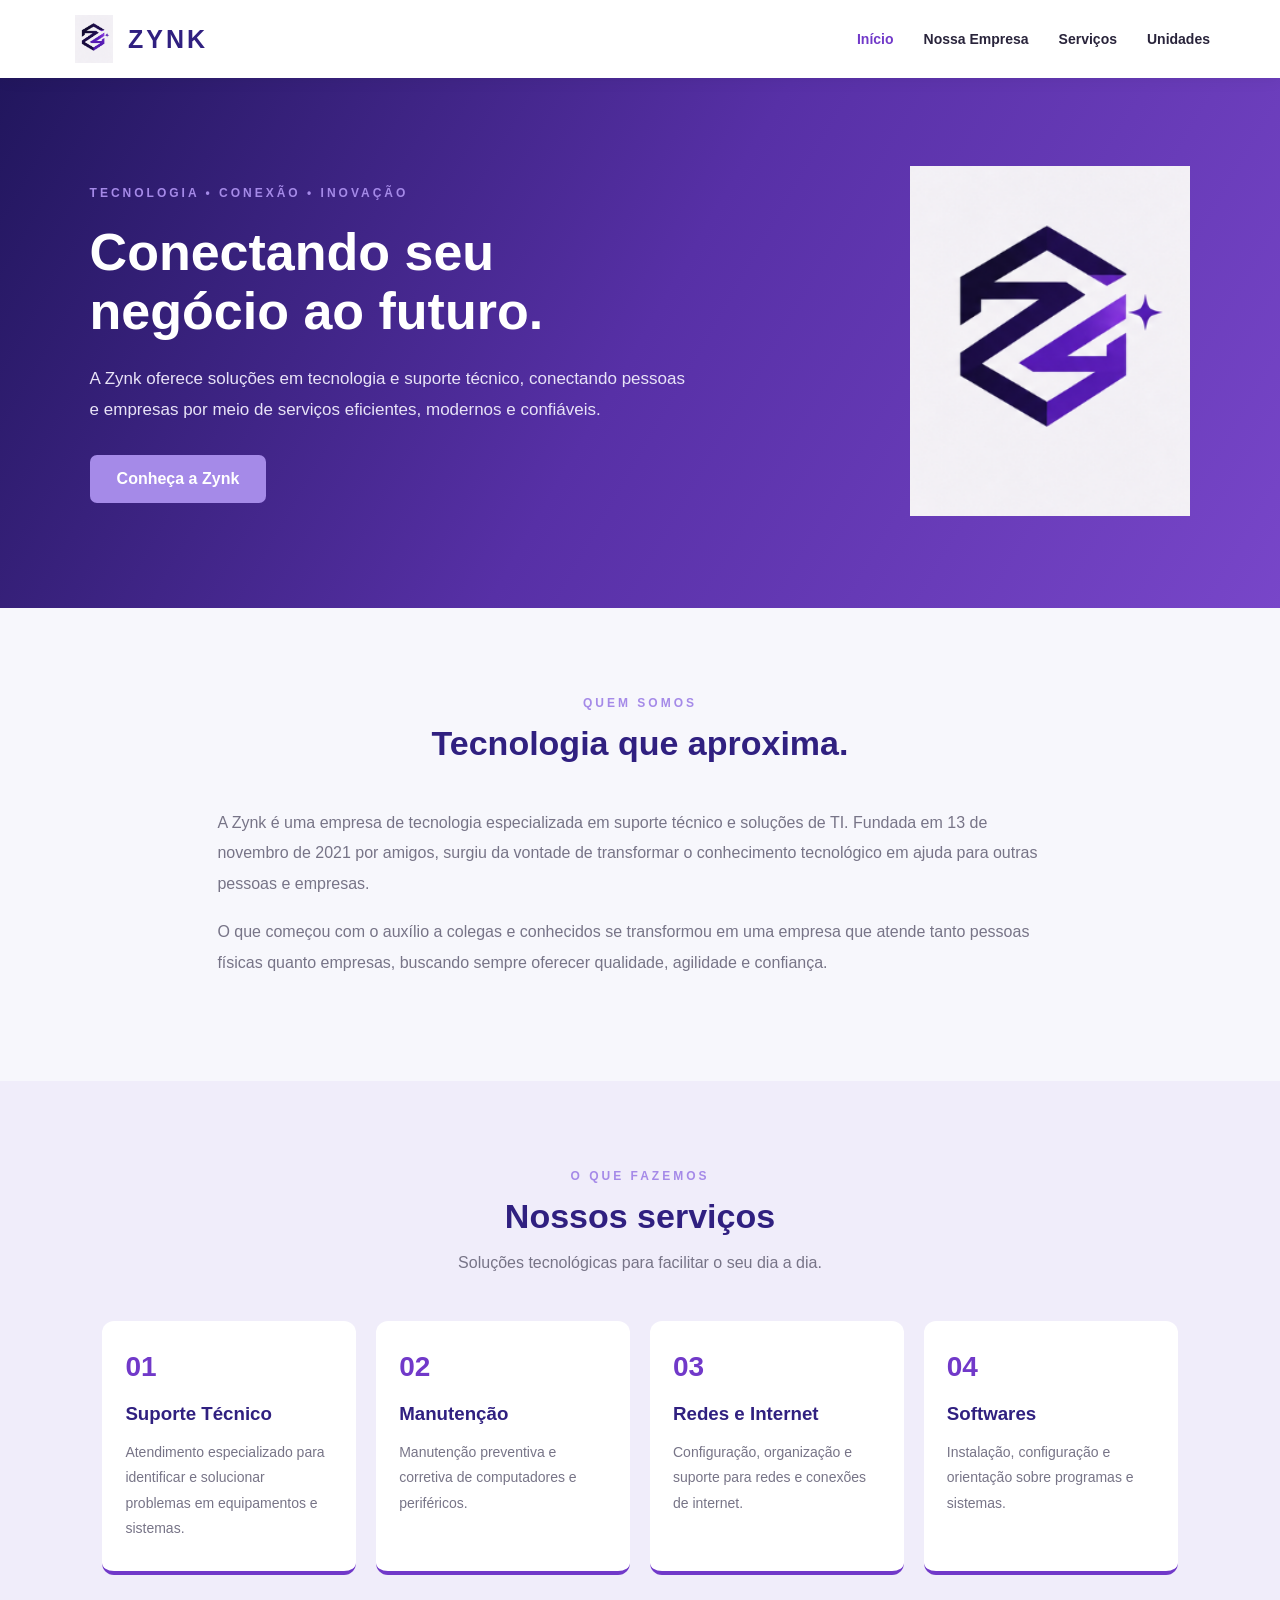
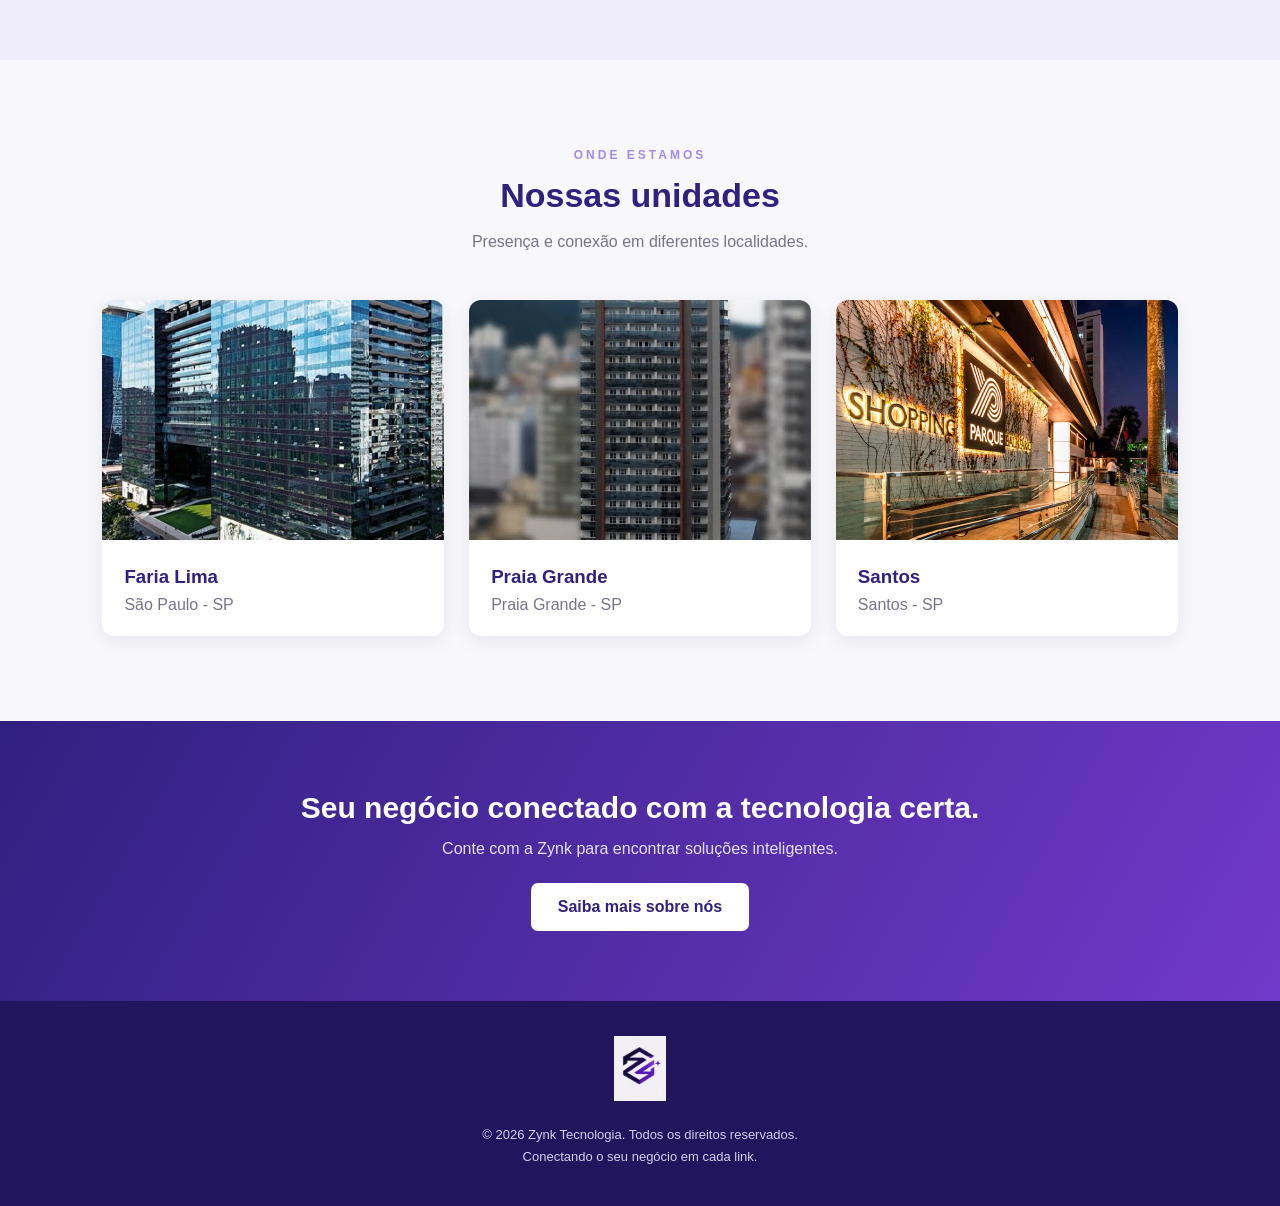
<file: index.html>
<!DOCTYPE html>
<html lang="pt-BR">
<head>
    <meta charset="UTF-8">
    <meta name="viewport" content="width=device-width, initial-scale=1.0">

    <title>Zynk | Soluções em Tecnologia</title>

    <link rel="icon" type="image/png" href="imagens/favicon-zynk.png">
    <link rel="stylesheet" href="style.css">
</head>

<body>

<header>
    <nav class="navbar">
        <a href="index.html" class="marca">
            <img src="logo.png" alt="Logo Zynk">
            <span>ZYNK</span>
        </a>

        <div class="menu">
            <a href="index.html" class="ativo">Início</a>
            <a href="empresa.html">Nossa Empresa</a>
            <a href="#servicos">Serviços</a>
            <a href="#unidades">Unidades</a>
        </div>
    </nav>
</header>

<section class="hero">
    <div class="hero-conteudo">
        <span class="destaque">TECNOLOGIA • CONEXÃO • INOVAÇÃO</span>

        <h1>Conectando seu negócio ao futuro.</h1>

        <p>
            A Zynk oferece soluções em tecnologia e suporte técnico,
            conectando pessoas e empresas por meio de serviços
            eficientes, modernos e confiáveis.
        </p>

        <a href="empresa.html" class="botao">
            Conheça a Zynk
        </a>
    </div>

    <div class="hero-logo">
        <img src="logo.png" alt="Identidade visual Zynk">
    </div>
</section>

<section class="sobre">
    <div class="titulo">
        <span>QUEM SOMOS</span>
        <h2>Tecnologia que aproxima.</h2>
    </div>

    <p>
        A Zynk é uma empresa de tecnologia especializada em suporte
        técnico e soluções de TI. Fundada em 13 de novembro de 2021
        por amigos, surgiu da vontade de
        transformar o conhecimento tecnológico em ajuda para outras
        pessoas e empresas.
    </p>

    <p>
        O que começou com o auxílio a colegas e conhecidos se
        transformou em uma empresa que atende tanto pessoas físicas
        quanto empresas, buscando sempre oferecer qualidade,
        agilidade e confiança.
    </p>
</section>

<section class="servicos" id="servicos">
    <div class="titulo">
        <span>O QUE FAZEMOS</span>
        <h2>Nossos serviços</h2>
        <p>Soluções tecnológicas para facilitar o seu dia a dia.</p>
    </div>

    <div class="cards">

        <div class="card">
            <div class="icone">01</div>
            <h3>Suporte Técnico</h3>
            <p>
                Atendimento especializado para identificar e
                solucionar problemas em equipamentos e sistemas.
            </p>
        </div>

        <div class="card">
            <div class="icone">02</div>
            <h3>Manutenção</h3>
            <p>
                Manutenção preventiva e corretiva de computadores
                e periféricos.
            </p>
        </div>

        <div class="card">
            <div class="icone">03</div>
            <h3>Redes e Internet</h3>
            <p>
                Configuração, organização e suporte para redes
                e conexões de internet.
            </p>
        </div>

        <div class="card">
            <div class="icone">04</div>
            <h3>Softwares</h3>
            <p>
                Instalação, configuração e orientação sobre
                programas e sistemas.
            </p>
        </div>

    </div>
</section>

<section class="unidades" id="unidades">
    <div class="titulo">
        <span>ONDE ESTAMOS</span>
        <h2>Nossas unidades</h2>
        <p>Presença e conexão em diferentes localidades.</p>
    </div>

    <div class="unidades-grid">

        <div class="unidade">
            <img src="imagessp.png"
                 alt="Unidade da Zynk na região da Avenida Faria Lima">
            <div class="unidade-info">
                <h3>Faria Lima</h3>
                <p>São Paulo - SP</p>
            </div>
        </div>

        <div class="unidade">
            <img src="imagespg.png"
                 alt="Unidade da Zynk em Praia Grande">
            <div class="unidade-info">
                <h3>Praia Grande</h3>
                <p>Praia Grande - SP</p>
            </div>
        </div>

        <div class="unidade">
            <img src="imagesst.png"
                 alt="Unidade da Zynk em Santos">
            <div class="unidade-info">
                <h3>Santos</h3>
                <p>Santos - SP</p>
            </div>
        </div>

    </div>
</section>

<section class="chamada">
    <h2>Seu negócio conectado com a tecnologia certa.</h2>
    <p>Conte com a Zynk para encontrar soluções inteligentes.</p>
    <a href="empresa.html" class="botao botao-claro">
        Saiba mais sobre nós
    </a>
</section>

<footer>
    <img src="logo.png" alt="Logo Zynk">
    <p>© 2026 Zynk Tecnologia. Todos os direitos reservados.</p>
    <p>Conectando o seu negócio em cada link.</p>
</footer>

<script src="script.js"></script>

</body>
</html>
</file>
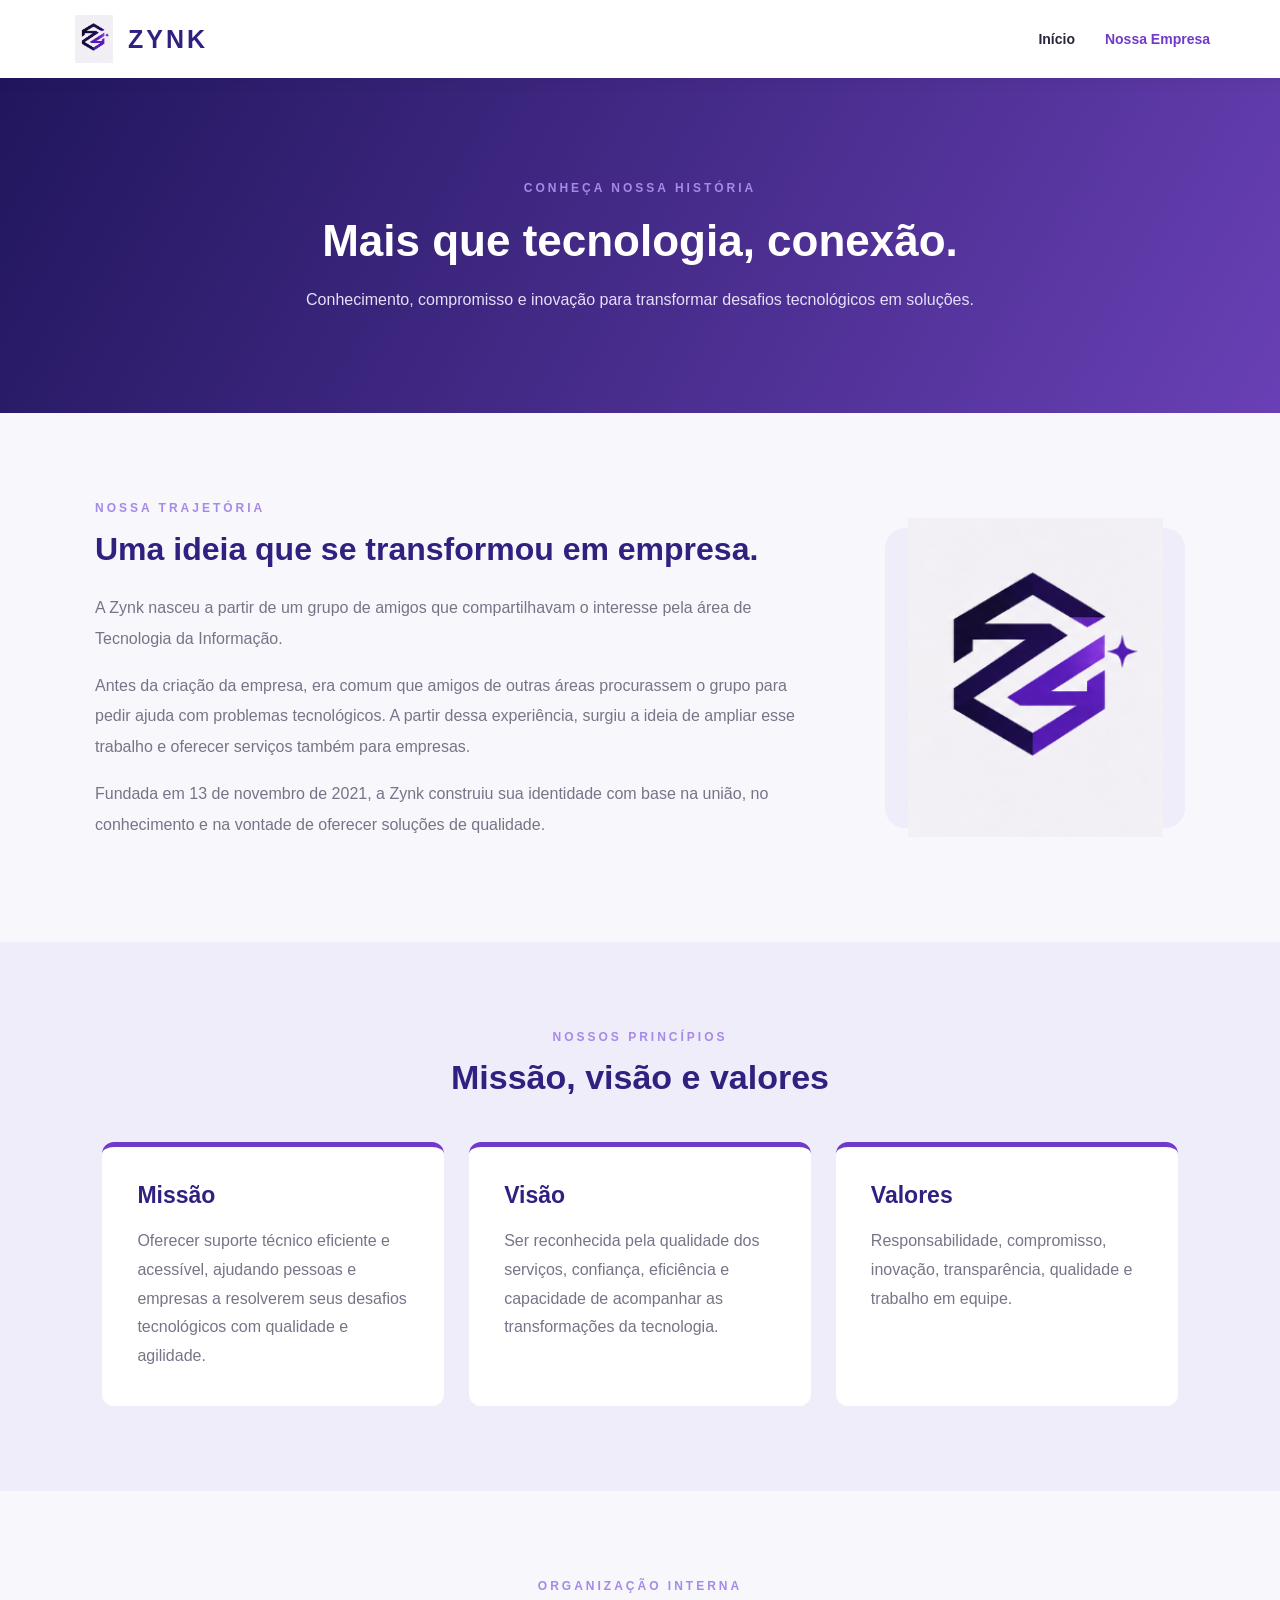
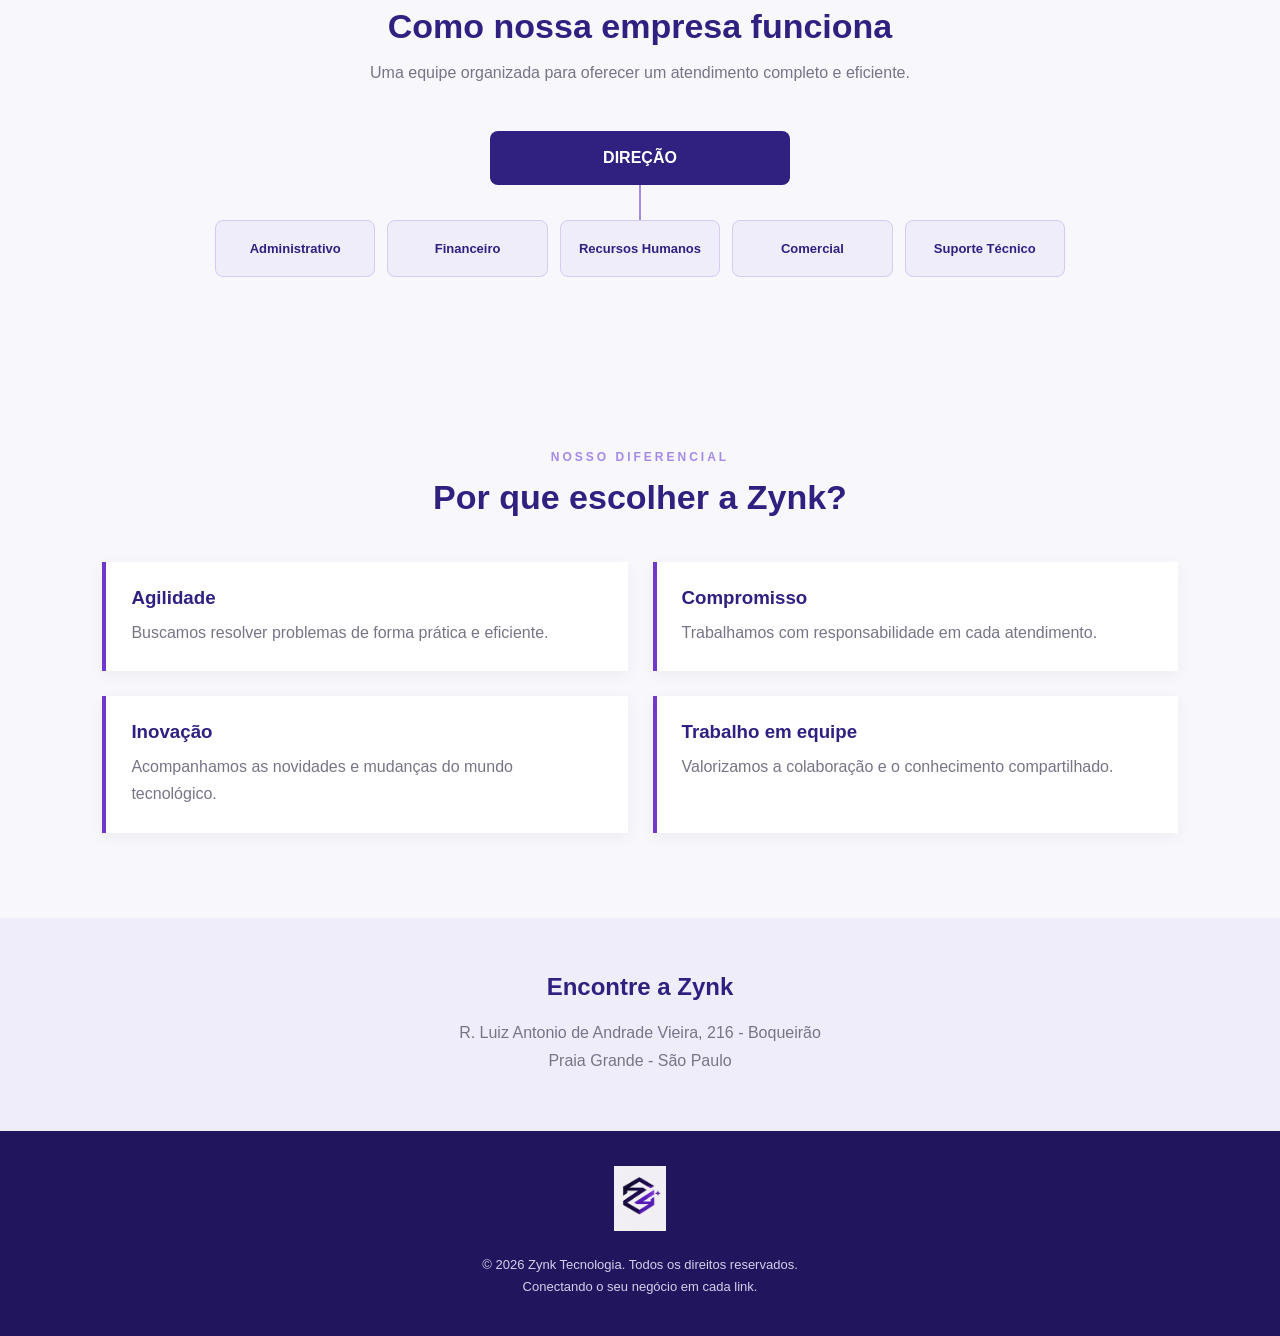
<file: empresa.html>
<!DOCTYPE html>
<html lang="pt-BR">
<head>
    <meta charset="UTF-8">
    <meta name="viewport" content="width=device-width, initial-scale=1.0">

    <title>Nossa Empresa | Zynk</title>

    <link rel="icon" type="image/png" href="logotipo.png">
    <link rel="stylesheet" href="style.css">
</head>

<body>

<header>
    <nav class="navbar">
        <a href="index.html" class="marca">
            <img src="logo.png" alt="Logo Zynk">
            <span>ZYNK</span>
        </a>

        <div class="menu">
            <a href="index.html">Início</a>
            <a href="empresa.html" class="ativo">Nossa Empresa</a>
        </div>
    </nav>
</header>

<section class="pagina-topo">
    <span>CONHEÇA NOSSA HISTÓRIA</span>
    <h1>Mais que tecnologia, conexão.</h1>
    <p>
        Conhecimento, compromisso e inovação para transformar
        desafios tecnológicos em soluções.
    </p>
</section>

<section class="historia">
    <div class="historia-texto">
        <span class="subtitulo">NOSSA TRAJETÓRIA</span>
        <h2>Uma ideia que se transformou em empresa.</h2>

        <p>
            A Zynk nasceu a partir de um grupo de amigos que
            compartilhavam o interesse pela área de Tecnologia
            da Informação.
        </p>

        <p>
            Antes da criação da empresa, era comum que amigos
            de outras áreas procurassem o grupo para pedir ajuda
            com problemas tecnológicos. A partir dessa experiência,
            surgiu a ideia de ampliar esse trabalho e oferecer
            serviços também para empresas.
        </p>

        <p>
            Fundada em 13 de novembro de 2021, a Zynk construiu
            sua identidade com base na união, no conhecimento
            e na vontade de oferecer soluções de qualidade.
        </p>
    </div>

    <div class="historia-logo">
        <img src="logo.png" alt="Identidade Zynk">
    </div>
</section>

<section class="objetivos">
    <div class="titulo">
        <span>NOSSOS PRINCÍPIOS</span>
        <h2>Missão, visão e valores</h2>
    </div>

    <div class="objetivos-grid">

        <div class="objetivo-card">
            <h3>Missão</h3>
            <p>
                Oferecer suporte técnico eficiente e acessível,
                ajudando pessoas e empresas a resolverem seus
                desafios tecnológicos com qualidade e agilidade.
            </p>
        </div>

        <div class="objetivo-card">
            <h3>Visão</h3>
            <p>
                Ser reconhecida pela qualidade dos serviços,
                confiança, eficiência e capacidade de acompanhar
                as transformações da tecnologia.
            </p>
        </div>

        <div class="objetivo-card">
            <h3>Valores</h3>
            <p>
                Responsabilidade, compromisso, inovação,
                transparência, qualidade e trabalho em equipe.
            </p>
        </div>

    </div>
</section>

<section class="organograma">
    <div class="titulo">
        <span>ORGANIZAÇÃO INTERNA</span>
        <h2>Como nossa empresa funciona</h2>
        <p>
            Uma equipe organizada para oferecer um atendimento
            completo e eficiente.
        </p>
    </div>

    <div class="organograma-conteudo">

        <div class="org-nivel principal">
            DIREÇÃO
        </div>

        <div class="org-linha"></div>

        <div class="org-grid">
            <div class="org-item">Administrativo</div>
            <div class="org-item">Financeiro</div>
            <div class="org-item">Recursos Humanos</div>
            <div class="org-item">Comercial</div>
            <div class="org-item">Suporte Técnico</div>
        </div>

    </div>
</section>

<section class="diferenciais">
    <div class="titulo">
        <span>NOSSO DIFERENCIAL</span>
        <h2>Por que escolher a Zynk?</h2>
    </div>

    <div class="diferenciais-grid">

        <div>
            <h3>Agilidade</h3>
            <p>Buscamos resolver problemas de forma prática e eficiente.</p>
        </div>

        <div>
            <h3>Compromisso</h3>
            <p>Trabalhamos com responsabilidade em cada atendimento.</p>
        </div>

        <div>
            <h3>Inovação</h3>
            <p>Acompanhamos as novidades e mudanças do mundo tecnológico.</p>
        </div>

        <div>
            <h3>Trabalho em equipe</h3>
            <p>Valorizamos a colaboração e o conhecimento compartilhado.</p>
        </div>

    </div>
</section>

<section class="endereco">
    <h2>Encontre a Zynk</h2>
    <p>R. Luiz Antonio de Andrade Vieira, 216 - Boqueirão</p>
    <p>Praia Grande - São Paulo</p>
</section>

<footer>
    <img src="logo.png" alt="Logo Zynk">
    <p>© 2026 Zynk Tecnologia. Todos os direitos reservados.</p>
    <p>Conectando o seu negócio em cada link.</p>
</footer>

<script src="script.js"></script>

</body>
</html>
</file>
<file: style.css>
/* CONFIGURAÇÕES GERAIS */

:root {
    --indigo: #302080;
    --roxo: #7139C9;
    --roxo-claro: #A58AE8;
    --branco: #F7F7FC;
    --texto: #29243B;
    --cinza: #777487;
}

* {
    margin: 0;
    padding: 0;
    box-sizing: border-box;
    scroll-behavior: smooth;
}

body {
    font-family: Arial, Helvetica, sans-serif;
    background: var(--branco);
    color: var(--texto);
}

a {
    text-decoration: none;
}

/* MENU */

header {
    background: white;
    box-shadow: 0 2px 15px rgba(0,0,0,0.06);
    position: sticky;
    top: 0;
    z-index: 100;
}

.navbar {
    max-width: 1200px;
    margin: auto;
    padding: 15px 30px;
    display: flex;
    justify-content: space-between;
    align-items: center;
}

.marca {
    display: flex;
    align-items: center;
    gap: 10px;
    color: var(--indigo);
    font-size: 25px;
    font-weight: bold;
    letter-spacing: 3px;
}

.marca img {
    width: 48px;
    height: 48px;
    object-fit: contain;
}

.menu {
    display: flex;
    gap: 30px;
}

.menu a {
    color: var(--texto);
    font-size: 14px;
    font-weight: bold;
    transition: 0.3s;
}

.menu a:hover,
.menu a.ativo {
    color: var(--roxo);
}

/* PÁGINA INICIAL */

.hero {
    min-height: 530px;
    background: linear-gradient(120deg, #21165D, #5730A6, #7846C9);
    display: flex;
    align-items: center;
    justify-content: space-between;
    padding: 70px max(calc((100% - 1150px)/2), 7%);
    gap: 50px;
    color: white;
}

.hero-conteudo {
    max-width: 600px;
}

.destaque,
.titulo span,
.subtitulo,
.pagina-topo span {
    font-size: 12px;
    font-weight: bold;
    letter-spacing: 3px;
    color: var(--roxo-claro);
}

.hero h1 {
    font-size: 52px;
    margin: 22px 0;
    line-height: 1.15;
}

.hero p {
    font-size: 17px;
    line-height: 1.8;
    color: #E8E3F7;
    margin-bottom: 30px;
}

.hero-logo img {
    width: 280px;
    max-width: 100%;
    object-fit: contain;
}

.botao {
    display: inline-block;
    background: var(--roxo-claro);
    color: white;
    padding: 15px 27px;
    border-radius: 7px;
    font-weight: bold;
    transition: 0.3s;
}

.botao:hover {
    background: #8A62D7;
    transform: translateY(-3px);
}

/* SEÇÕES */

.sobre,
.servicos,
.unidades,
.objetivos,
.organograma,
.diferenciais {
    padding: 85px 8%;
}

.sobre {
    max-width: 1050px;
    margin: auto;
}

.titulo {
    text-align: center;
    margin-bottom: 45px;
}

.titulo h2 {
    color: var(--indigo);
    font-size: 34px;
    margin: 13px 0;
}

.titulo p {
    color: var(--cinza);
    line-height: 1.7;
}

.sobre p {
    color: var(--cinza);
    line-height: 1.9;
    margin-bottom: 18px;
    font-size: 16px;
}

/* SERVIÇOS */

.servicos {
    background: #F0EDFA;
}

.cards {
    max-width: 1150px;
    margin: auto;
    display: grid;
    grid-template-columns: repeat(4, 1fr);
    gap: 20px;
}

.card {
    background: white;
    padding: 30px 23px;
    border-radius: 12px;
    border-bottom: 4px solid var(--roxo);
    transition: 0.3s;
}

.card:hover {
    transform: translateY(-7px);
    box-shadow: 0 10px 30px rgba(48,32,128,0.12);
}

.icone {
    color: var(--roxo);
    font-size: 28px;
    font-weight: bold;
    margin-bottom: 20px;
}

.card h3 {
    color: var(--indigo);
    margin-bottom: 15px;
}

.card p {
    color: var(--cinza);
    font-size: 14px;
    line-height: 1.8;
}

/* UNIDADES */

.unidades-grid {
    max-width: 1150px;
    margin: auto;
    display: grid;
    grid-template-columns: repeat(3, 1fr);
    gap: 25px;
}

.unidade {
    background: white;
    border-radius: 12px;
    overflow: hidden;
    box-shadow: 0 5px 20px rgba(0,0,0,0.08);
    transition: 0.3s;
}

.unidade:hover {
    transform: translateY(-5px);
}

.unidade img {
    width: 100%;
    height: 240px;
    object-fit: cover;
}

.unidade-info {
    padding: 22px;
}

.unidade-info h3 {
    color: var(--indigo);
    margin-bottom: 8px;
}

.unidade-info p {
    color: var(--cinza);
}

/* CHAMADA */

.chamada {
    text-align: center;
    padding: 70px 20px;
    background: linear-gradient(120deg, var(--indigo), var(--roxo));
    color: white;
}

.chamada h2 {
    font-size: 30px;
    margin-bottom: 15px;
}

.chamada p {
    margin-bottom: 25px;
    color: #E5DFF8;
}

.botao-claro {
    background: white;
    color: var(--indigo);
}

/* SEGUNDA PÁGINA */

.pagina-topo {
    background: linear-gradient(120deg, #21165D, #6940B5);
    padding: 100px 20px;
    text-align: center;
    color: white;
}

.pagina-topo h1 {
    font-size: 44px;
    margin: 20px 0;
}

.pagina-topo p {
    color: #E6DFF8;
    line-height: 1.7;
}

.historia {
    max-width: 1150px;
    margin: auto;
    padding: 85px 30px;
    display: flex;
    align-items: center;
    gap: 70px;
}

.historia-texto {
    flex: 1;
}

.historia-texto h2 {
    color: var(--indigo);
    font-size: 32px;
    margin: 15px 0 25px;
}

.historia-texto p {
    color: var(--cinza);
    line-height: 1.9;
    margin-bottom: 17px;
}

.historia-logo {
    width: 300px;
    min-width: 200px;
    height: 300px;
    background: #F0EDFA;
    border-radius: 20px;
    display: flex;
    align-items: center;
    justify-content: center;
}

.historia-logo img {
    width: 85%;
    object-fit: contain;
}

/* MISSÃO, VISÃO E VALORES */

.objetivos {
    background: #F0EDFA;
}

.objetivos-grid {
    max-width: 1100px;
    margin: auto;
    display: grid;
    grid-template-columns: repeat(3, 1fr);
    gap: 25px;
}

.objetivo-card {
    background: white;
    padding: 35px;
    border-radius: 12px;
    border-top: 5px solid var(--roxo);
}

.objetivo-card h3 {
    color: var(--indigo);
    font-size: 23px;
    margin-bottom: 18px;
}

.objetivo-card p {
    color: var(--cinza);
    line-height: 1.8;
}

/* ORGANOGRAMA */

.organograma-conteudo {
    max-width: 850px;
    margin: auto;
    text-align: center;
}

.org-nivel {
    padding: 18px;
    background: var(--indigo);
    color: white;
    border-radius: 8px;
    font-weight: bold;
    max-width: 300px;
    margin: auto;
}

.org-linha {
    width: 2px;
    height: 35px;
    background: var(--roxo-claro);
    margin: auto;
}

.org-grid {
    display: grid;
    grid-template-columns: repeat(5, 1fr);
    gap: 12px;
}

.org-item {
    background: #F0EDFA;
    border: 1px solid #D8C9F5;
    color: var(--indigo);
    padding: 20px 8px;
    border-radius: 8px;
    font-size: 13px;
    font-weight: bold;
}

/* DIFERENCIAIS */

.diferenciais-grid {
    max-width: 1100px;
    margin: auto;
    display: grid;
    grid-template-columns: repeat(2, 1fr);
    gap: 25px;
}

.diferenciais-grid div {
    background: white;
    padding: 25px;
    border-left: 4px solid var(--roxo);
    box-shadow: 0 4px 15px rgba(0,0,0,0.05);
}

.diferenciais-grid h3 {
    color: var(--indigo);
    margin-bottom: 10px;
}

.diferenciais-grid p {
    color: var(--cinza);
    line-height: 1.7;
}

/* ENDEREÇO */

.endereco {
    background: #F0EDFA;
    text-align: center;
    padding: 55px 20px;
}

.endereco h2 {
    color: var(--indigo);
    margin-bottom: 18px;
}

.endereco p {
    color: var(--cinza);
    line-height: 1.8;
}

/* RODAPÉ */

footer {
    background: #21165D;
    color: white;
    text-align: center;
    padding: 35px 20px;
}

footer img {
    width: 65px;
    height: 65px;
    object-fit: contain;
    margin-bottom: 15px;
}

footer p {
    color: #D6CEEC;
    font-size: 13px;
    margin: 7px;
}

/* RESPONSIVIDADE */

@media (max-width: 850px) {

    .hero {
        flex-direction: column;
        text-align: center;
        padding: 65px 25px;
    }

    .hero h1 {
        font-size: 38px;
    }

    .cards {
        grid-template-columns: repeat(2, 1fr);
    }

    .unidades-grid {
        grid-template-columns: 1fr;
    }

    .objetivos-grid {
        grid-template-columns: 1fr;
    }

    .org-grid {
        grid-template-columns: repeat(2, 1fr);
    }

    .historia {
        flex-direction: column;
        text-align: center;
    }
}

@media (max-width: 550px) {

    .navbar {
        flex-direction: column;
        gap: 15px;
    }

    .menu {
        gap: 15px;
        flex-wrap: wrap;
        justify-content: center;
    }

    .menu a {
        font-size: 12px;
    }

    .hero h1 {
        font-size: 32px;
    }

    .cards {
        grid-template-columns: 1fr;
    }

    .diferenciais-grid {
        grid-template-columns: 1fr;
    }

    .pagina-topo h1 {
        font-size: 32px;
    }

    .titulo h2 {
        font-size: 27px;
    }

    .org-grid {
        grid-template-columns: 1fr;
    }
}
</file>
